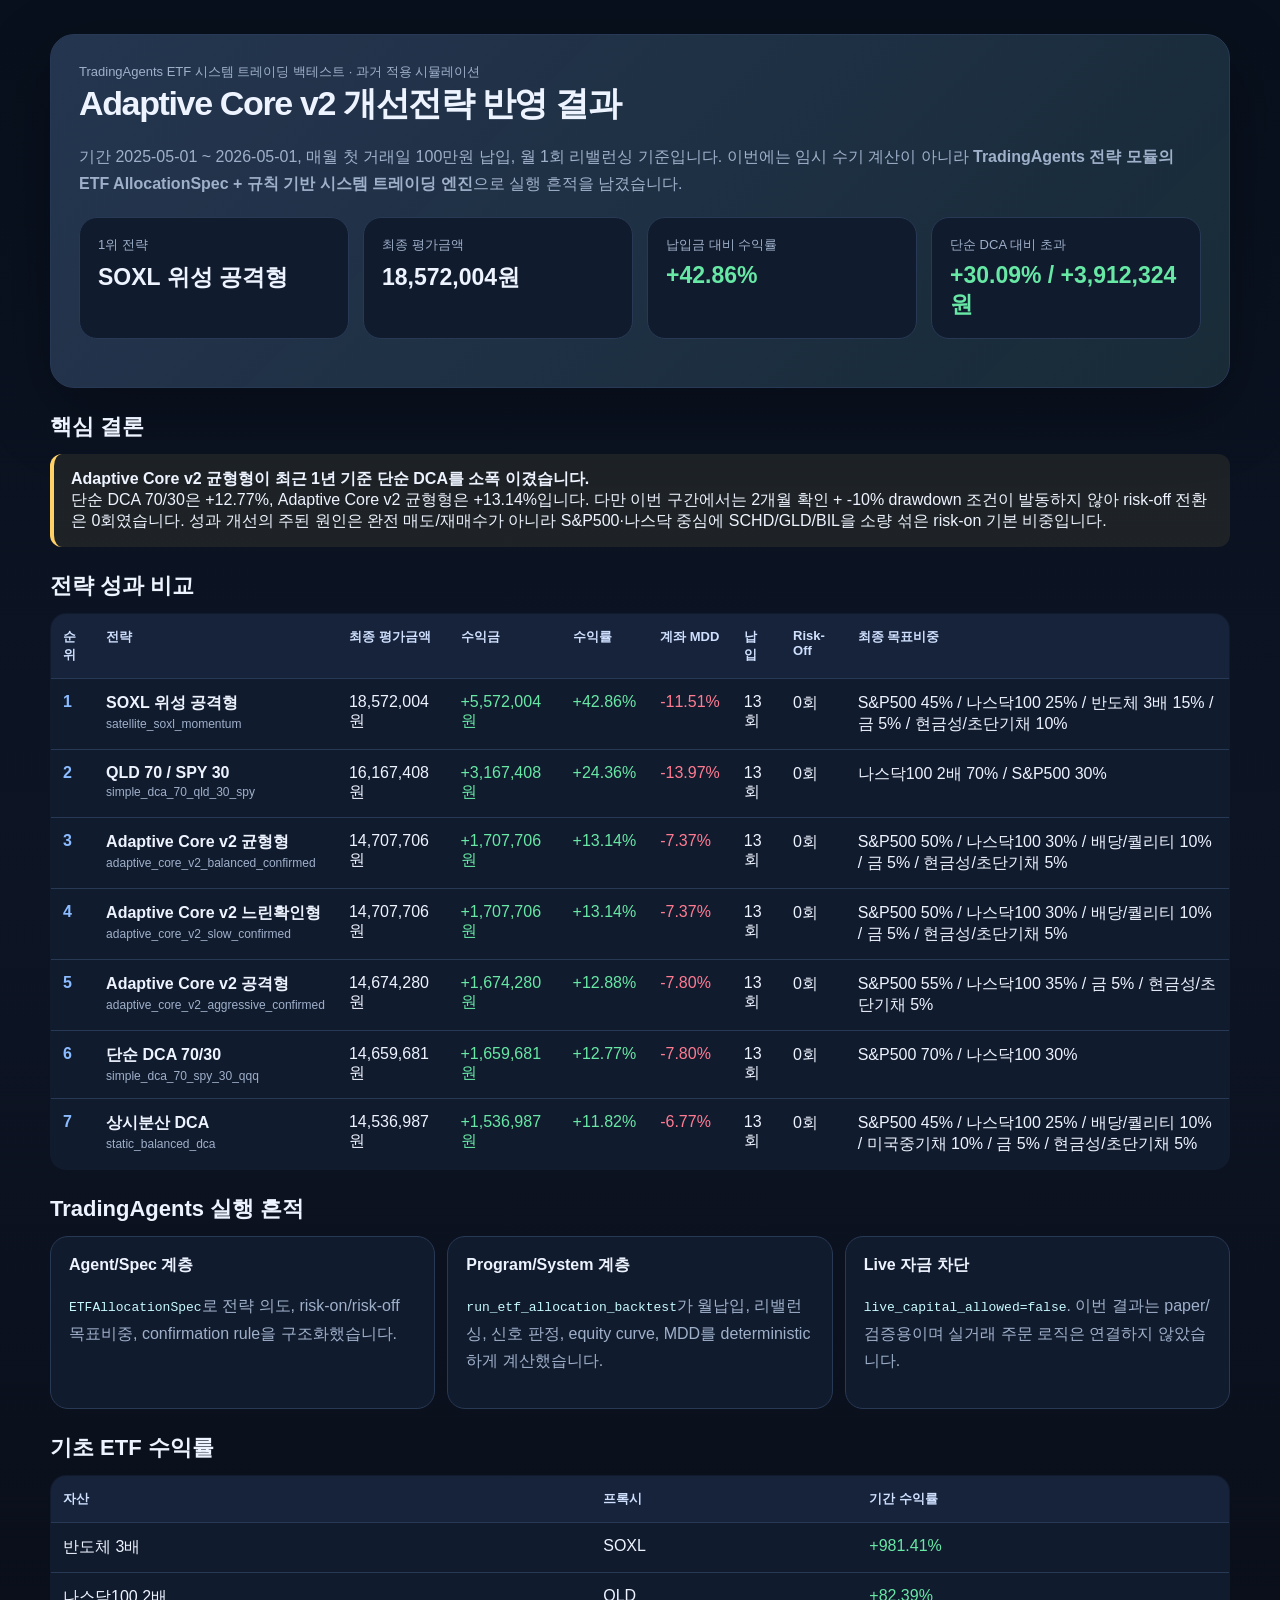
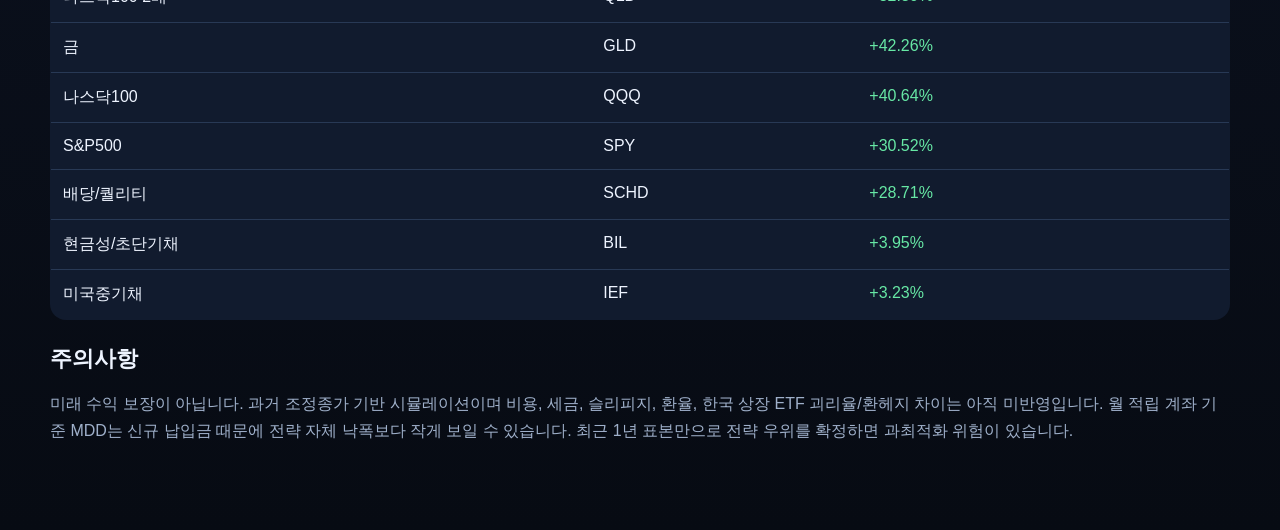
<file: tradingagents/dashboard/static/etf-adaptive-core-v2-1y-report.html>
<!doctype html>
<html lang="ko">
<head>
<meta charset="utf-8" />
<meta name="viewport" content="width=device-width, initial-scale=1" />
<title>ETF Adaptive Core v2 백테스트</title>
<style>
:root { color-scheme: dark; --bg:#09111f; --panel:#111b2e; --panel2:#17233a; --text:#eef4ff; --muted:#9fb0ca; --line:#283955; --pos:#67e8a5; --neg:#ff7b92; --accent:#8bbcff; --warn:#ffd166; }
body { margin:0; font-family:-apple-system,BlinkMacSystemFont,"Segoe UI",sans-serif; background:linear-gradient(180deg,#08101d,#0d1424 42%,#070b13); color:var(--text); }
.wrap { max-width:1180px; margin:0 auto; padding:34px 18px 70px; }
.hero { border:1px solid var(--line); border-radius:24px; padding:28px; background:linear-gradient(135deg,rgba(139,188,255,.16),rgba(103,232,165,.08)),var(--panel); box-shadow:0 24px 70px rgba(0,0,0,.28); }
h1 { margin:0 0 12px; font-size:34px; letter-spacing:-.04em; }
p { color:var(--muted); line-height:1.7; }
.grid { display:grid; grid-template-columns:repeat(4,minmax(0,1fr)); gap:14px; margin:20px 0; }
.card { background:var(--panel); border:1px solid var(--line); border-radius:18px; padding:18px; }
.label { color:var(--muted); font-size:13px; }
.value { margin-top:8px; font-size:23px; font-weight:800; }
.pos { color:var(--pos); } .neg { color:var(--neg); } .warn { color:var(--warn); }
section { margin-top:24px; }
h2 { font-size:22px; margin:0 0 12px; }
table { width:100%; border-collapse:collapse; overflow:hidden; border-radius:16px; background:var(--panel); border:1px solid var(--line); }
th,td { padding:14px 12px; border-bottom:1px solid var(--line); text-align:left; vertical-align:top; }
th { color:#cfe0ff; font-size:13px; background:var(--panel2); }
td span { color:var(--muted); font-size:12px; }
.rank { font-weight:800; color:var(--accent); }
.notice { border-left:4px solid var(--warn); background:rgba(255,209,102,.08); padding:15px 17px; border-radius:12px; }
.trace { display:grid; grid-template-columns:repeat(3,minmax(0,1fr)); gap:12px; }
.trace .card strong { display:block; margin-bottom:7px; }
code { color:#c7f9ff; }
@media(max-width:820px) { .grid,.trace { grid-template-columns:1fr; } h1 { font-size:27px; } table { font-size:13px; } th,td { padding:10px 8px; } }
</style>
</head>
<body>
<div class="wrap">
  <div class="hero">
    <div class="label">TradingAgents ETF 시스템 트레이딩 백테스트 · 과거 적용 시뮬레이션</div>
    <h1>Adaptive Core v2 개선전략 반영 결과</h1>
    <p>기간 2025-05-01 ~ 2026-05-01, 매월 첫 거래일 100만원 납입, 월 1회 리밸런싱 기준입니다. 이번에는 임시 수기 계산이 아니라 <b>TradingAgents 전략 모듈의 ETF AllocationSpec + 규칙 기반 시스템 트레이딩 엔진</b>으로 실행 흔적을 남겼습니다.</p>
    <div class="grid">
      <div class="card"><div class="label">1위 전략</div><div class="value">SOXL 위성 공격형</div></div>
      <div class="card"><div class="label">최종 평가금액</div><div class="value">18,572,004원</div></div>
      <div class="card"><div class="label">납입금 대비 수익률</div><div class="value pos">+42.86%</div></div>
      <div class="card"><div class="label">단순 DCA 대비 초과</div><div class="value pos">+30.09% / +3,912,324원</div></div>
    </div>
  </div>

  <section>
    <h2>핵심 결론</h2>
    <div class="notice">
      <b>Adaptive Core v2 균형형이 최근 1년 기준 단순 DCA를 소폭 이겼습니다.</b><br />
      단순 DCA 70/30은 +12.77%, Adaptive Core v2 균형형은 +13.14%입니다. 다만 이번 구간에서는 2개월 확인 + -10% drawdown 조건이 발동하지 않아 risk-off 전환은 0회였습니다. 성과 개선의 주된 원인은 완전 매도/재매수가 아니라 S&P500·나스닥 중심에 SCHD/GLD/BIL을 소량 섞은 risk-on 기본 비중입니다.
    </div>
  </section>

  <section>
    <h2>전략 성과 비교</h2>
    <table>
      <thead><tr><th>순위</th><th>전략</th><th>최종 평가금액</th><th>수익금</th><th>수익률</th><th>계좌 MDD</th><th>납입</th><th>Risk-Off</th><th>최종 목표비중</th></tr></thead>
      <tbody>
            <tr>
              <td class='rank'>1</td>
              <td><strong>SOXL 위성 공격형</strong><br><span>satellite_soxl_momentum</span></td>
              <td>18,572,004원</td>
              <td class='pos'>+5,572,004원</td>
              <td class='pos'>+42.86%</td>
              <td class='neg'>-11.51%</td>
              <td>13회</td>
              <td>0회</td>
              <td>S&amp;P500 45% / 나스닥100 25% / 반도체 3배 15% / 금 5% / 현금성/초단기채 10%</td>
            </tr>

            <tr>
              <td class='rank'>2</td>
              <td><strong>QLD 70 / SPY 30</strong><br><span>simple_dca_70_qld_30_spy</span></td>
              <td>16,167,408원</td>
              <td class='pos'>+3,167,408원</td>
              <td class='pos'>+24.36%</td>
              <td class='neg'>-13.97%</td>
              <td>13회</td>
              <td>0회</td>
              <td>나스닥100 2배 70% / S&amp;P500 30%</td>
            </tr>

            <tr>
              <td class='rank'>3</td>
              <td><strong>Adaptive Core v2 균형형</strong><br><span>adaptive_core_v2_balanced_confirmed</span></td>
              <td>14,707,706원</td>
              <td class='pos'>+1,707,706원</td>
              <td class='pos'>+13.14%</td>
              <td class='neg'>-7.37%</td>
              <td>13회</td>
              <td>0회</td>
              <td>S&amp;P500 50% / 나스닥100 30% / 배당/퀄리티 10% / 금 5% / 현금성/초단기채 5%</td>
            </tr>

            <tr>
              <td class='rank'>4</td>
              <td><strong>Adaptive Core v2 느린확인형</strong><br><span>adaptive_core_v2_slow_confirmed</span></td>
              <td>14,707,706원</td>
              <td class='pos'>+1,707,706원</td>
              <td class='pos'>+13.14%</td>
              <td class='neg'>-7.37%</td>
              <td>13회</td>
              <td>0회</td>
              <td>S&amp;P500 50% / 나스닥100 30% / 배당/퀄리티 10% / 금 5% / 현금성/초단기채 5%</td>
            </tr>

            <tr>
              <td class='rank'>5</td>
              <td><strong>Adaptive Core v2 공격형</strong><br><span>adaptive_core_v2_aggressive_confirmed</span></td>
              <td>14,674,280원</td>
              <td class='pos'>+1,674,280원</td>
              <td class='pos'>+12.88%</td>
              <td class='neg'>-7.80%</td>
              <td>13회</td>
              <td>0회</td>
              <td>S&amp;P500 55% / 나스닥100 35% / 금 5% / 현금성/초단기채 5%</td>
            </tr>

            <tr>
              <td class='rank'>6</td>
              <td><strong>단순 DCA 70/30</strong><br><span>simple_dca_70_spy_30_qqq</span></td>
              <td>14,659,681원</td>
              <td class='pos'>+1,659,681원</td>
              <td class='pos'>+12.77%</td>
              <td class='neg'>-7.80%</td>
              <td>13회</td>
              <td>0회</td>
              <td>S&amp;P500 70% / 나스닥100 30%</td>
            </tr>

            <tr>
              <td class='rank'>7</td>
              <td><strong>상시분산 DCA</strong><br><span>static_balanced_dca</span></td>
              <td>14,536,987원</td>
              <td class='pos'>+1,536,987원</td>
              <td class='pos'>+11.82%</td>
              <td class='neg'>-6.77%</td>
              <td>13회</td>
              <td>0회</td>
              <td>S&amp;P500 45% / 나스닥100 25% / 배당/퀄리티 10% / 미국중기채 10% / 금 5% / 현금성/초단기채 5%</td>
            </tr>
            </tbody>
    </table>
  </section>

  <section>
    <h2>TradingAgents 실행 흔적</h2>
    <div class="trace">
      <div class="card"><strong>Agent/Spec 계층</strong><p><code>ETFAllocationSpec</code>로 전략 의도, risk-on/risk-off 목표비중, confirmation rule을 구조화했습니다.</p></div>
      <div class="card"><strong>Program/System 계층</strong><p><code>run_etf_allocation_backtest</code>가 월납입, 리밸런싱, 신호 판정, equity curve, MDD를 deterministic하게 계산했습니다.</p></div>
      <div class="card"><strong>Live 자금 차단</strong><p><code>live_capital_allowed=false</code>. 이번 결과는 paper/검증용이며 실거래 주문 로직은 연결하지 않았습니다.</p></div>
    </div>
  </section>

  <section>
    <h2>기초 ETF 수익률</h2>
    <table><thead><tr><th>자산</th><th>프록시</th><th>기간 수익률</th></tr></thead><tbody><tr><td>반도체 3배</td><td>SOXL</td><td class='pos'>+981.41%</td></tr><tr><td>나스닥100 2배</td><td>QLD</td><td class='pos'>+82.39%</td></tr><tr><td>금</td><td>GLD</td><td class='pos'>+42.26%</td></tr><tr><td>나스닥100</td><td>QQQ</td><td class='pos'>+40.64%</td></tr><tr><td>S&P500</td><td>SPY</td><td class='pos'>+30.52%</td></tr><tr><td>배당/퀄리티</td><td>SCHD</td><td class='pos'>+28.71%</td></tr><tr><td>현금성/초단기채</td><td>BIL</td><td class='pos'>+3.95%</td></tr><tr><td>미국중기채</td><td>IEF</td><td class='pos'>+3.23%</td></tr></tbody></table>
  </section>

  <section>
    <h2>주의사항</h2>
    <p>미래 수익 보장이 아닙니다. 과거 조정종가 기반 시뮬레이션이며 비용, 세금, 슬리피지, 환율, 한국 상장 ETF 괴리율/환헤지 차이는 아직 미반영입니다. 월 적립 계좌 기준 MDD는 신규 납입금 때문에 전략 자체 낙폭보다 작게 보일 수 있습니다. 최근 1년 표본만으로 전략 우위를 확정하면 과최적화 위험이 있습니다.</p>
  </section>
</div>
</body>
</html>
</file>
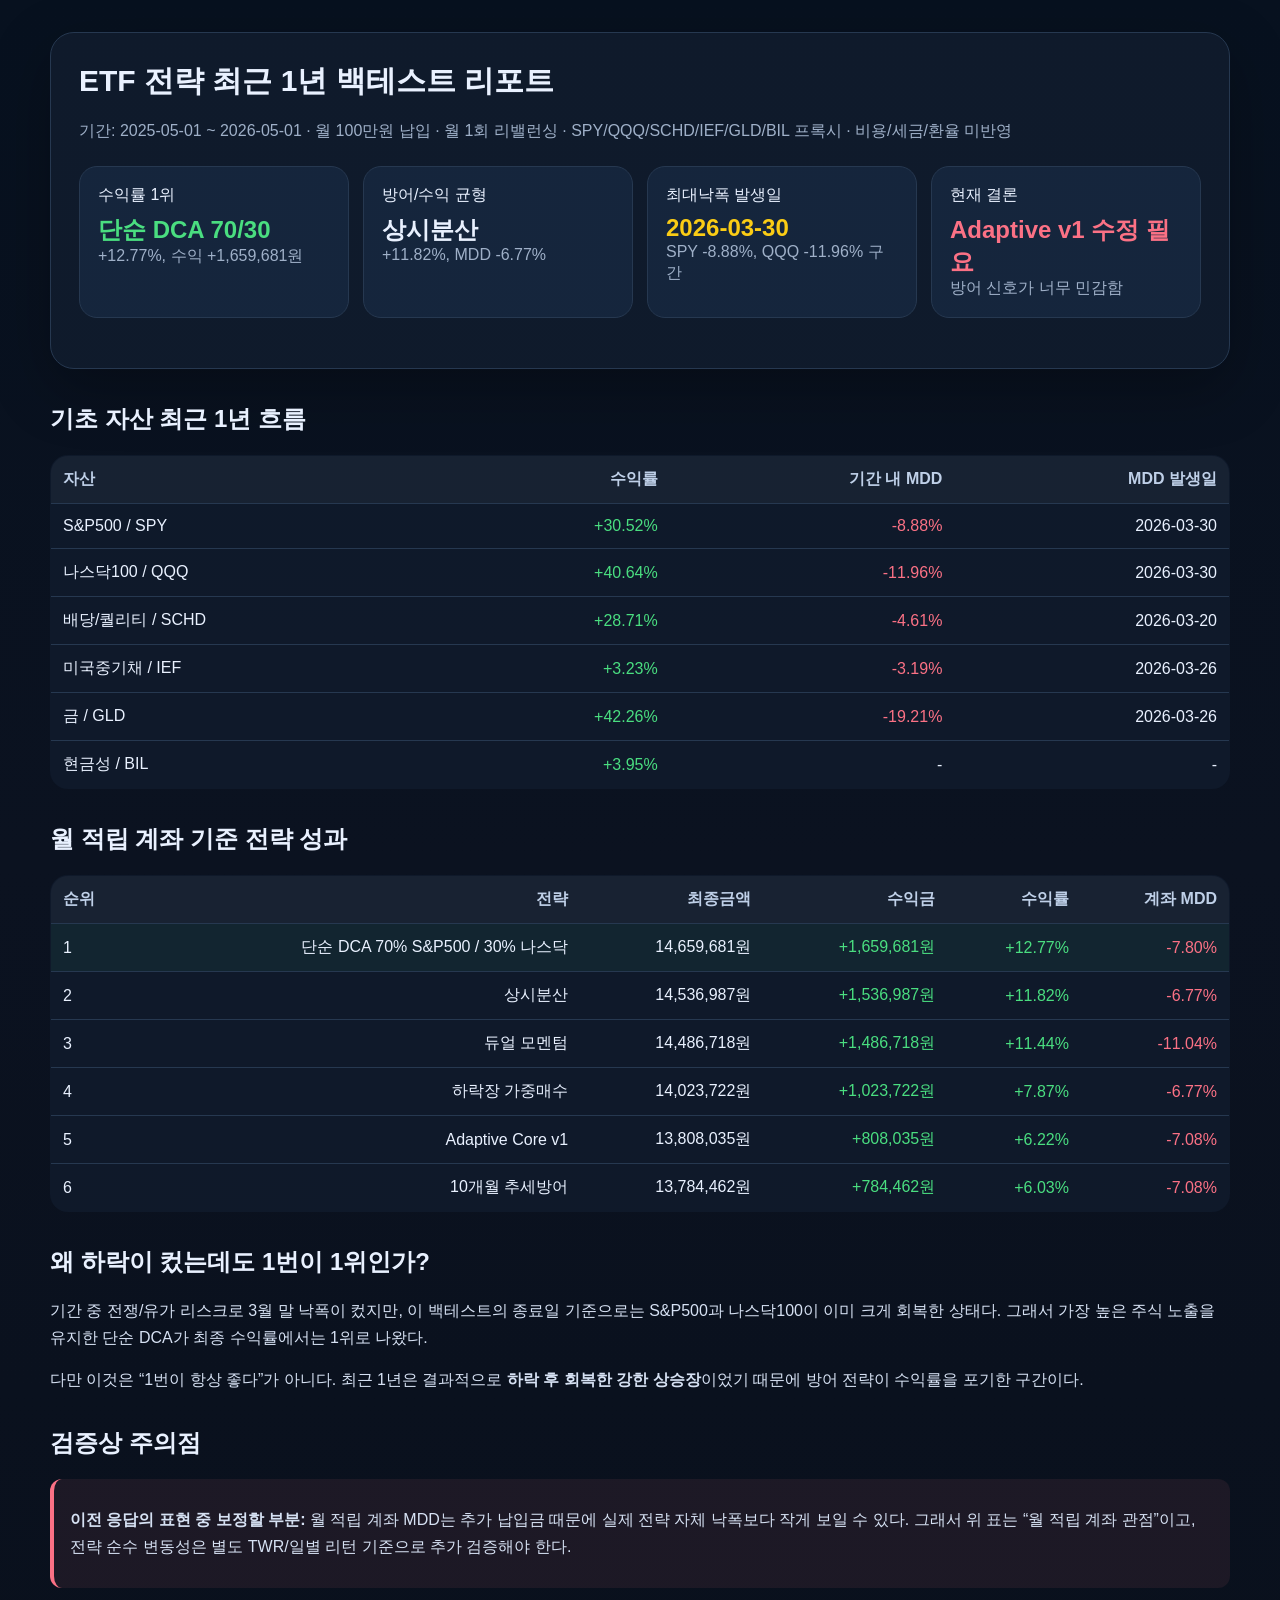
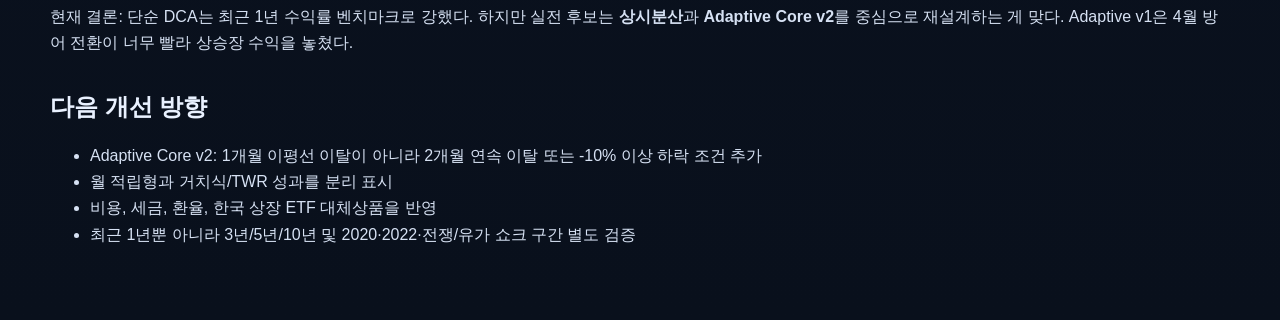
<file: tradingagents/dashboard/static/etf-strategy-1y-report.html>
<!doctype html>
<html lang="ko">
<head>
  <meta charset="utf-8" />
  <meta name="viewport" content="width=device-width, initial-scale=1" />
  <title>ETF 전략 최근 1년 백테스트 리포트</title>
  <style>
    :root { color-scheme: dark; --bg:#08111f; --panel:#111d2e; --text:#e9f1ff; --muted:#9fb0c8; --line:#263850; --green:#4ade80; --red:#fb7185; --blue:#60a5fa; --yellow:#facc15; }
    body{margin:0;background:linear-gradient(180deg,#07111f,#0b1220 45%,#09101c);font-family:-apple-system,BlinkMacSystemFont,"Segoe UI",sans-serif;color:var(--text);}
    main{max-width:1180px;margin:0 auto;padding:32px 20px 56px;}
    .hero{border:1px solid var(--line);background:rgba(17,29,46,.86);border-radius:24px;padding:28px;box-shadow:0 20px 60px rgba(0,0,0,.28)}
    h1{margin:0 0 10px;font-size:30px} h2{margin-top:34px} p,li{line-height:1.65;color:#d6e1f3}.muted{color:var(--muted)}
    .cards{display:grid;grid-template-columns:repeat(auto-fit,minmax(220px,1fr));gap:14px;margin:22px 0}.card{background:rgba(96,165,250,.08);border:1px solid var(--line);border-radius:18px;padding:18px}.card strong{display:block;font-size:24px;margin-top:8px}.good{color:var(--green)}.bad{color:var(--red)}.warn{color:var(--yellow)}
    table{width:100%;border-collapse:collapse;background:rgba(17,29,46,.72);border:1px solid var(--line);border-radius:18px;overflow:hidden}th,td{padding:13px 12px;border-bottom:1px solid var(--line);text-align:right}th:first-child,td:first-child{text-align:left}th{color:#bfd0e8;background:rgba(255,255,255,.04)}tr:last-child td{border-bottom:0}.rank1{background:rgba(74,222,128,.06)}
    code{background:#0f1a2b;border:1px solid #24354d;padding:2px 6px;border-radius:6px}.note{border-left:4px solid var(--yellow);padding:12px 16px;background:rgba(250,204,21,.08);border-radius:12px}.danger{border-left-color:var(--red);background:rgba(251,113,133,.08)}
  </style>
</head>
<body><main>
  <section class="hero">
    <h1>ETF 전략 최근 1년 백테스트 리포트</h1>
    <p class="muted">기간: 2025-05-01 ~ 2026-05-01 · 월 100만원 납입 · 월 1회 리밸런싱 · SPY/QQQ/SCHD/IEF/GLD/BIL 프록시 · 비용/세금/환율 미반영</p>
    <div class="cards">
      <div class="card">수익률 1위<strong class="good">단순 DCA 70/30</strong><span class="muted">+12.77%, 수익 +1,659,681원</span></div>
      <div class="card">방어/수익 균형<strong>상시분산</strong><span class="muted">+11.82%, MDD -6.77%</span></div>
      <div class="card">최대낙폭 발생일<strong class="warn">2026-03-30</strong><span class="muted">SPY -8.88%, QQQ -11.96% 구간</span></div>
      <div class="card">현재 결론<strong class="bad">Adaptive v1 수정 필요</strong><span class="muted">방어 신호가 너무 민감함</span></div>
    </div>
  </section>

  <h2>기초 자산 최근 1년 흐름</h2>
  <table><thead><tr><th>자산</th><th>수익률</th><th>기간 내 MDD</th><th>MDD 발생일</th></tr></thead><tbody>
    <tr><td>S&P500 / SPY</td><td class="good">+30.52%</td><td class="bad">-8.88%</td><td>2026-03-30</td></tr>
    <tr><td>나스닥100 / QQQ</td><td class="good">+40.64%</td><td class="bad">-11.96%</td><td>2026-03-30</td></tr>
    <tr><td>배당/퀄리티 / SCHD</td><td class="good">+28.71%</td><td class="bad">-4.61%</td><td>2026-03-20</td></tr>
    <tr><td>미국중기채 / IEF</td><td class="good">+3.23%</td><td class="bad">-3.19%</td><td>2026-03-26</td></tr>
    <tr><td>금 / GLD</td><td class="good">+42.26%</td><td class="bad">-19.21%</td><td>2026-03-26</td></tr>
    <tr><td>현금성 / BIL</td><td class="good">+3.95%</td><td>-</td><td>-</td></tr>
  </tbody></table>

  <h2>월 적립 계좌 기준 전략 성과</h2>
  <table><thead><tr><th>순위</th><th>전략</th><th>최종금액</th><th>수익금</th><th>수익률</th><th>계좌 MDD</th></tr></thead><tbody>
    <tr class="rank1"><td>1</td><td>단순 DCA 70% S&P500 / 30% 나스닥</td><td>14,659,681원</td><td class="good">+1,659,681원</td><td class="good">+12.77%</td><td class="bad">-7.80%</td></tr>
    <tr><td>2</td><td>상시분산</td><td>14,536,987원</td><td class="good">+1,536,987원</td><td class="good">+11.82%</td><td class="bad">-6.77%</td></tr>
    <tr><td>3</td><td>듀얼 모멘텀</td><td>14,486,718원</td><td class="good">+1,486,718원</td><td class="good">+11.44%</td><td class="bad">-11.04%</td></tr>
    <tr><td>4</td><td>하락장 가중매수</td><td>14,023,722원</td><td class="good">+1,023,722원</td><td class="good">+7.87%</td><td class="bad">-6.77%</td></tr>
    <tr><td>5</td><td>Adaptive Core v1</td><td>13,808,035원</td><td class="good">+808,035원</td><td class="good">+6.22%</td><td class="bad">-7.08%</td></tr>
    <tr><td>6</td><td>10개월 추세방어</td><td>13,784,462원</td><td class="good">+784,462원</td><td class="good">+6.03%</td><td class="bad">-7.08%</td></tr>
  </tbody></table>

  <h2>왜 하락이 컸는데도 1번이 1위인가?</h2>
  <p>기간 중 전쟁/유가 리스크로 3월 말 낙폭이 컸지만, 이 백테스트의 종료일 기준으로는 S&P500과 나스닥100이 이미 크게 회복한 상태다. 그래서 가장 높은 주식 노출을 유지한 단순 DCA가 최종 수익률에서는 1위로 나왔다.</p>
  <p>다만 이것은 “1번이 항상 좋다”가 아니다. 최근 1년은 결과적으로 <strong>하락 후 회복한 강한 상승장</strong>이었기 때문에 방어 전략이 수익률을 포기한 구간이다.</p>

  <h2>검증상 주의점</h2>
  <div class="note danger">
    <p><strong>이전 응답의 표현 중 보정할 부분:</strong> 월 적립 계좌 MDD는 추가 납입금 때문에 실제 전략 자체 낙폭보다 작게 보일 수 있다. 그래서 위 표는 “월 적립 계좌 관점”이고, 전략 순수 변동성은 별도 TWR/일별 리턴 기준으로 추가 검증해야 한다.</p>
  </div>
  <p>현재 결론: 단순 DCA는 최근 1년 수익률 벤치마크로 강했다. 하지만 실전 후보는 <strong>상시분산</strong>과 <strong>Adaptive Core v2</strong>를 중심으로 재설계하는 게 맞다. Adaptive v1은 4월 방어 전환이 너무 빨라 상승장 수익을 놓쳤다.</p>

  <h2>다음 개선 방향</h2>
  <ul>
    <li>Adaptive Core v2: 1개월 이평선 이탈이 아니라 2개월 연속 이탈 또는 -10% 이상 하락 조건 추가</li>
    <li>월 적립형과 거치식/TWR 성과를 분리 표시</li>
    <li>비용, 세금, 환율, 한국 상장 ETF 대체상품을 반영</li>
    <li>최근 1년뿐 아니라 3년/5년/10년 및 2020·2022·전쟁/유가 쇼크 구간 별도 검증</li>
  </ul>
</main></body></html>
</file>
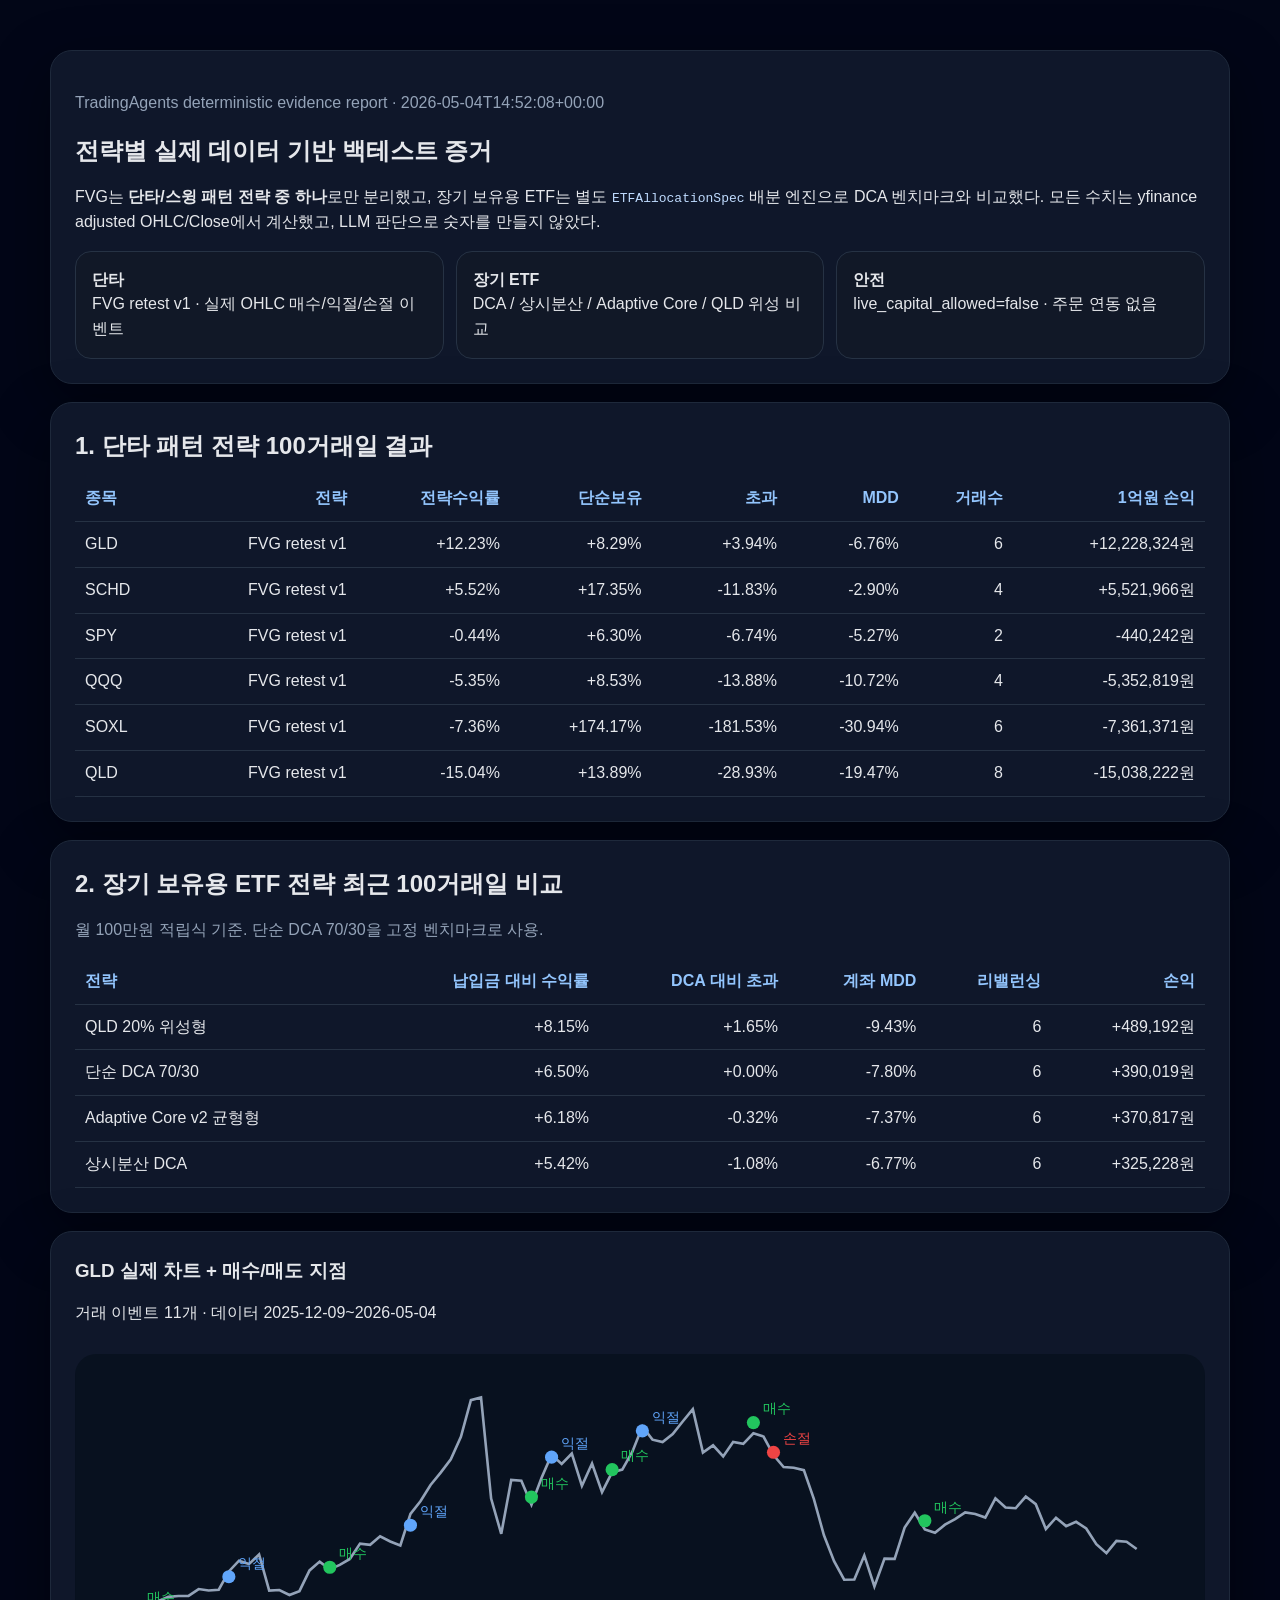
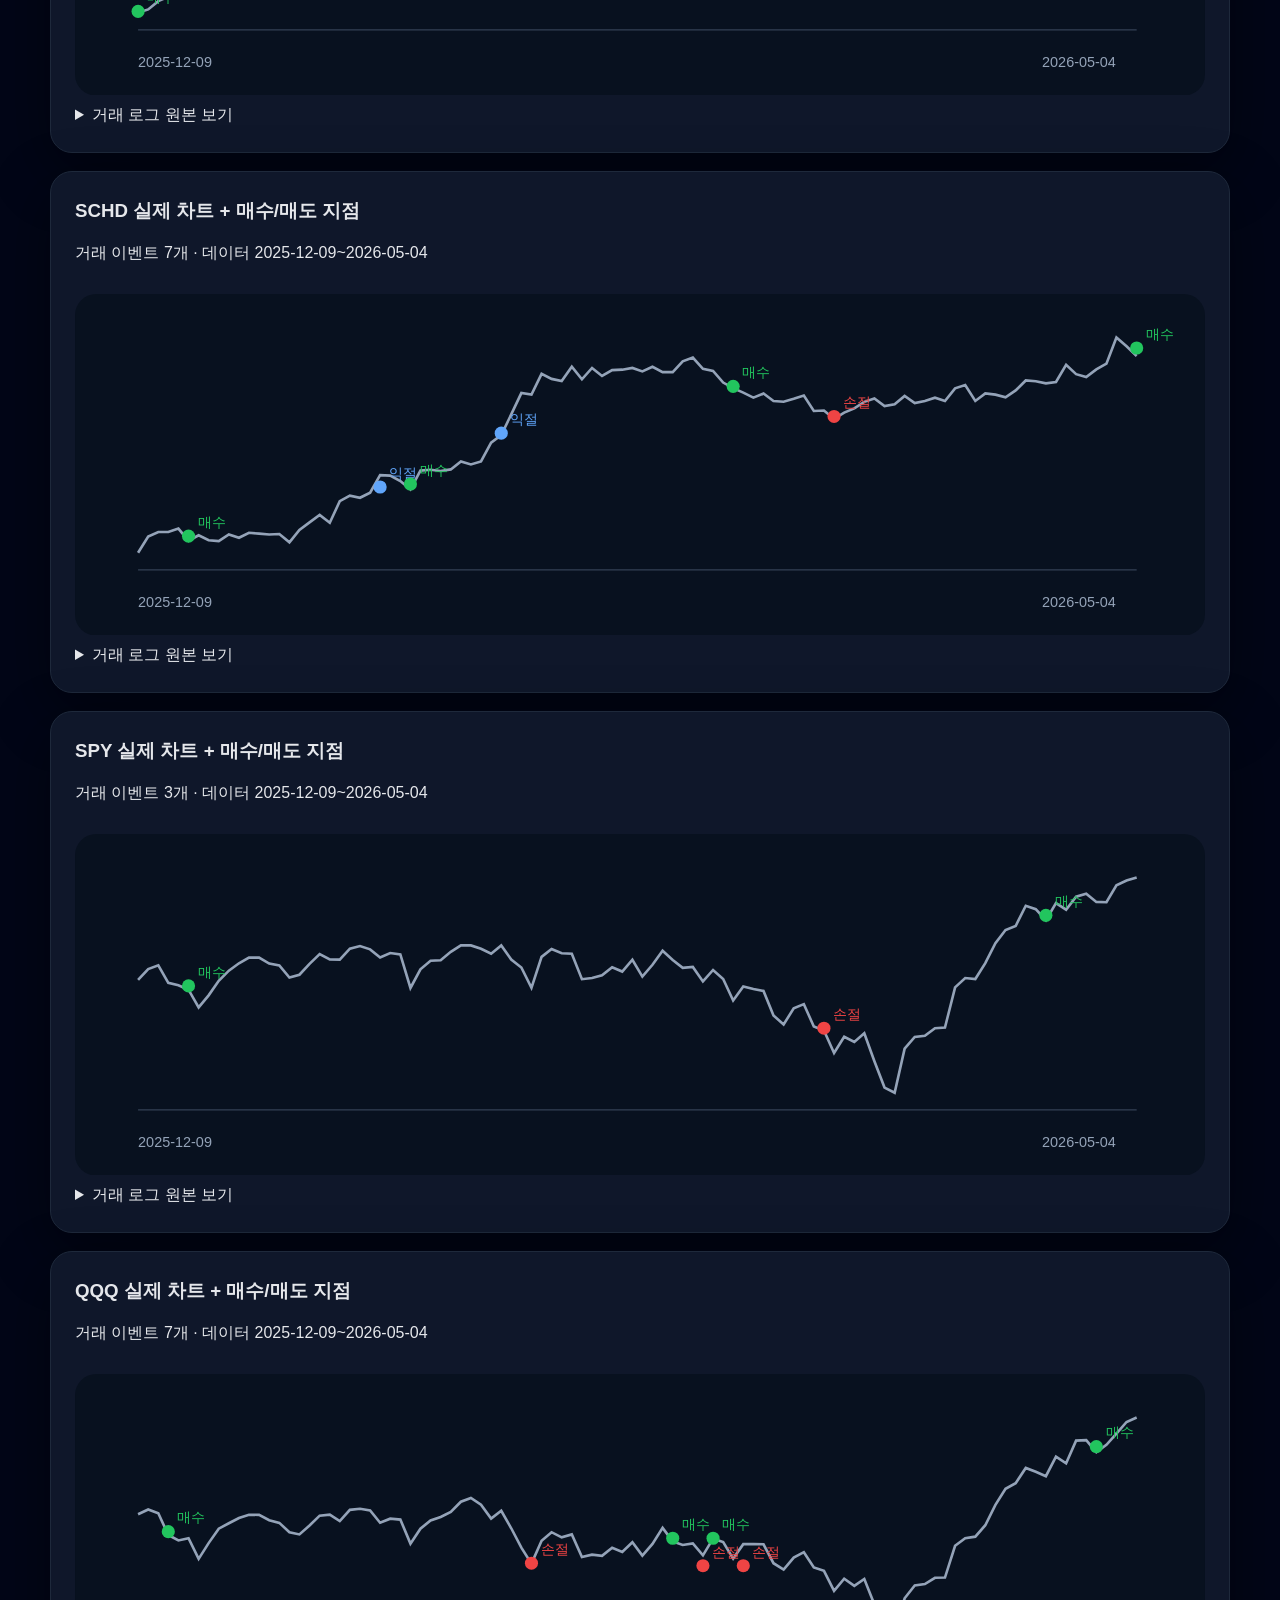
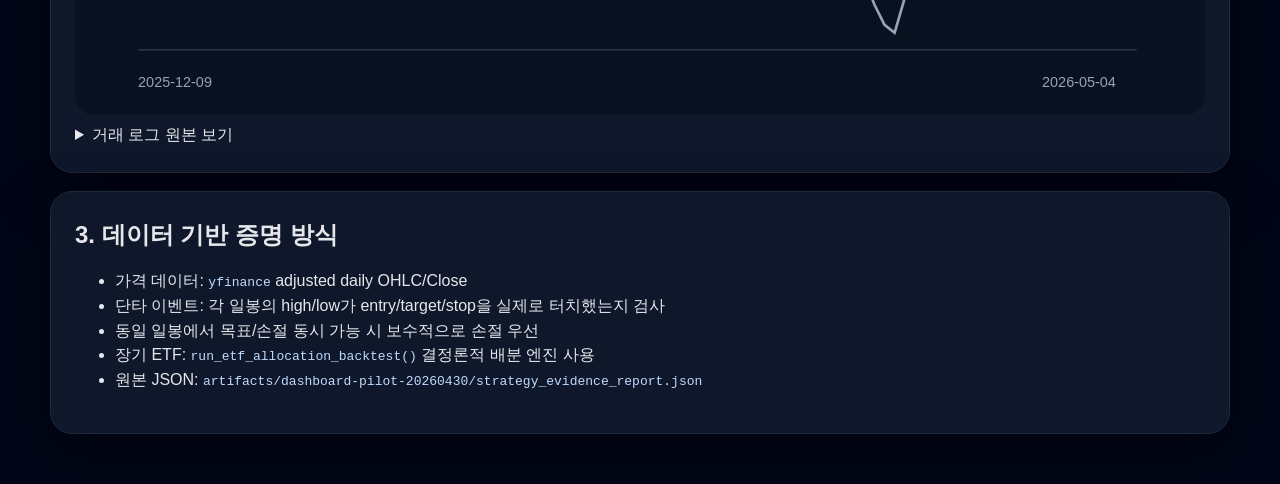
<file: tradingagents/dashboard/static/strategy-evidence-100d.html>
<!doctype html><html lang='ko'><head><meta charset='utf-8'><title>전략 증거 리포트</title><style>
    body{margin:0;background:#020617;color:#e5e7eb;font-family:-apple-system,BlinkMacSystemFont,'Segoe UI',sans-serif;line-height:1.55}.page{max-width:1180px;margin:0 auto;padding:32px}.hero,.panel{background:#0f172a;border:1px solid #1e293b;border-radius:22px;padding:24px;margin:18px 0;box-shadow:0 20px 60px #0006}h1,h2,h3{margin:0 0 10px}.muted{color:#94a3b8}.grid{display:grid;grid-template-columns:repeat(auto-fit,minmax(220px,1fr));gap:12px}.card{background:#111827;border:1px solid #263244;border-radius:16px;padding:16px}table{width:100%;border-collapse:collapse;margin-top:12px}th,td{padding:10px;border-bottom:1px solid #263244;text-align:right}th:first-child,td:first-child{text-align:left}th{color:#93c5fd}.pos{color:#22c55e}.neg{color:#f87171}pre{white-space:pre-wrap;background:#020617;border:1px solid #334155;border-radius:12px;padding:12px;overflow:auto}.chart{width:100%;height:auto;margin-top:12px}code{color:#bfdbfe}
    </style></head><body><main class='page'><section class='hero'><p class='muted'>TradingAgents deterministic evidence report · 2026-05-04T14:52:08+00:00</p><h1>전략별 실제 데이터 기반 백테스트 증거</h1><p>FVG는 <b>단타/스윙 패턴 전략 중 하나</b>로만 분리했고, 장기 보유용 ETF는 별도 <code>ETFAllocationSpec</code> 배분 엔진으로 DCA 벤치마크와 비교했다. 모든 수치는 yfinance adjusted OHLC/Close에서 계산했고, LLM 판단으로 숫자를 만들지 않았다.</p><div class='grid'><div class='card'><b>단타</b><br>FVG retest v1 · 실제 OHLC 매수/익절/손절 이벤트</div><div class='card'><b>장기 ETF</b><br>DCA / 상시분산 / Adaptive Core / QLD 위성 비교</div><div class='card'><b>안전</b><br>live_capital_allowed=false · 주문 연동 없음</div></div></section><section class='panel'><h2>1. 단타 패턴 전략 100거래일 결과</h2><table><thead><tr><th>종목</th><th>전략</th><th>전략수익률</th><th>단순보유</th><th>초과</th><th>MDD</th><th>거래수</th><th>1억원 손익</th></tr></thead><tbody><tr><td>GLD</td><td>FVG retest v1</td><td>+12.23%</td><td>+8.29%</td><td>+3.94%</td><td>-6.76%</td><td>6</td><td>+12,228,324원</td></tr><tr><td>SCHD</td><td>FVG retest v1</td><td>+5.52%</td><td>+17.35%</td><td>-11.83%</td><td>-2.90%</td><td>4</td><td>+5,521,966원</td></tr><tr><td>SPY</td><td>FVG retest v1</td><td>-0.44%</td><td>+6.30%</td><td>-6.74%</td><td>-5.27%</td><td>2</td><td>-440,242원</td></tr><tr><td>QQQ</td><td>FVG retest v1</td><td>-5.35%</td><td>+8.53%</td><td>-13.88%</td><td>-10.72%</td><td>4</td><td>-5,352,819원</td></tr><tr><td>SOXL</td><td>FVG retest v1</td><td>-7.36%</td><td>+174.17%</td><td>-181.53%</td><td>-30.94%</td><td>6</td><td>-7,361,371원</td></tr><tr><td>QLD</td><td>FVG retest v1</td><td>-15.04%</td><td>+13.89%</td><td>-28.93%</td><td>-19.47%</td><td>8</td><td>-15,038,222원</td></tr></tbody></table></section><section class='panel'><h2>2. 장기 보유용 ETF 전략 최근 100거래일 비교</h2><p class='muted'>월 100만원 적립식 기준. 단순 DCA 70/30을 고정 벤치마크로 사용.</p><table><thead><tr><th>전략</th><th>납입금 대비 수익률</th><th>DCA 대비 초과</th><th>계좌 MDD</th><th>리밸런싱</th><th>손익</th></tr></thead><tbody><tr><td>QLD 20% 위성형</td><td>+8.15%</td><td>+1.65%</td><td>-9.43%</td><td>6</td><td>+489,192원</td></tr><tr><td>단순 DCA 70/30</td><td>+6.50%</td><td>+0.00%</td><td>-7.80%</td><td>6</td><td>+390,019원</td></tr><tr><td>Adaptive Core v2 균형형</td><td>+6.18%</td><td>-0.32%</td><td>-7.37%</td><td>6</td><td>+370,817원</td></tr><tr><td>상시분산 DCA</td><td>+5.42%</td><td>-1.08%</td><td>-6.77%</td><td>6</td><td>+325,228원</td></tr></tbody></table></section><section class='panel'><h3>GLD 실제 차트 + 매수/매도 지점</h3><p>거래 이벤트 11개 · 데이터 2025-12-09~2026-05-04</p><svg viewBox="0 0 860 260" class="chart"><rect width="860" height="260" rx="16" fill="#08111f"/><path d="M 48.0 196.9 L 55.7 194.4 L 63.4 188.1 L 71.0 184.8 L 78.7 184.2 L 86.4 184.1 L 94.1 178.9 L 101.7 180.0 L 109.4 179.4 L 117.1 165.5 L 124.8 157.3 L 132.4 159.9 L 140.1 152.6 L 147.8 180.0 L 155.5 179.6 L 163.2 183.4 L 170.8 180.5 L 178.5 164.7 L 186.2 158.0 L 193.9 163.9 L 201.5 160.5 L 209.2 156.0 L 216.9 144.3 L 224.6 145.2 L 232.2 138.7 L 239.9 142.7 L 247.6 145.7 L 255.3 121.7 L 262.9 112.1 L 270.6 99.7 L 278.3 90.3 L 286.0 80.2 L 293.7 63.0 L 301.3 35.1 L 309.0 33.1 L 316.7 110.0 L 324.4 136.9 L 332.0 95.9 L 339.7 96.4 L 347.4 114.7 L 355.1 94.2 L 362.7 76.7 L 370.4 83.7 L 378.1 75.8 L 385.8 100.3 L 393.5 83.3 L 401.1 105.1 L 408.8 89.9 L 416.5 88.0 L 424.2 74.3 L 431.8 55.2 L 439.5 65.2 L 447.2 67.0 L 454.9 60.9 L 462.5 51.4 L 470.2 42.0 L 477.9 75.0 L 485.6 69.5 L 493.3 78.0 L 500.9 66.9 L 508.6 68.4 L 516.3 60.3 L 524.0 62.8 L 531.6 76.9 L 539.3 86.0 L 547.0 86.6 L 554.7 88.4 L 562.3 110.3 L 570.0 138.0 L 577.7 157.7 L 585.4 171.8 L 593.1 171.6 L 600.7 153.3 L 608.4 176.9 L 616.1 155.7 L 623.8 155.9 L 631.4 132.1 L 639.1 120.8 L 646.8 133.5 L 654.5 136.1 L 662.1 129.9 L 669.8 125.7 L 677.5 120.6 L 685.2 121.8 L 692.8 124.5 L 700.5 109.8 L 708.2 116.8 L 715.9 117.4 L 723.6 108.5 L 731.2 114.3 L 738.9 133.2 L 746.6 124.6 L 754.3 131.0 L 761.9 127.7 L 769.6 132.8 L 777.3 144.8 L 785.0 151.6 L 792.6 142.2 L 800.3 142.9 L 808.0 148.4" fill="none" stroke="#94a3b8" stroke-width="2"/><line x1="48" x2="808" y1="210" y2="210" stroke="#334155"/><text x="48" y="238" fill="#94a3b8" font-size="11">2025-12-09</text><text x="736" y="238" fill="#94a3b8" font-size="11">2026-05-04</text><circle cx="48.0" cy="195.9" r="5" fill="#22c55e"/><text x="55.0" y="188.9" fill="#22c55e" font-size="11">매수</text><circle cx="117.1" cy="169.5" r="5" fill="#60a5fa"/><text x="124.1" y="162.5" fill="#60a5fa" font-size="11">익절</text><circle cx="193.9" cy="162.3" r="5" fill="#22c55e"/><text x="200.9" y="155.3" fill="#22c55e" font-size="11">매수</text><circle cx="255.3" cy="130.3" r="5" fill="#60a5fa"/><text x="262.3" y="123.3" fill="#60a5fa" font-size="11">익절</text><circle cx="347.4" cy="108.9" r="5" fill="#22c55e"/><text x="354.4" y="101.9" fill="#22c55e" font-size="11">매수</text><circle cx="362.7" cy="78.5" r="5" fill="#60a5fa"/><text x="369.7" y="71.5" fill="#60a5fa" font-size="11">익절</text><circle cx="408.8" cy="88.0" r="5" fill="#22c55e"/><text x="415.8" y="81.0" fill="#22c55e" font-size="11">매수</text><circle cx="431.8" cy="58.5" r="5" fill="#60a5fa"/><text x="438.8" y="51.5" fill="#60a5fa" font-size="11">익절</text><circle cx="516.3" cy="52.2" r="5" fill="#22c55e"/><text x="523.3" y="45.2" fill="#22c55e" font-size="11">매수</text><circle cx="531.6" cy="74.8" r="5" fill="#ef4444"/><text x="538.6" y="67.8" fill="#ef4444" font-size="11">손절</text><circle cx="646.8" cy="126.9" r="5" fill="#22c55e"/><text x="653.8" y="119.9" fill="#22c55e" font-size="11">매수</text></svg><details><summary>거래 로그 원본 보기</summary><pre>[
  {
    "date": "2025-12-09",
    "type": "매수",
    "price": 388.06,
    "reason": "FVG 진입구간 터치 + 시장점수 통과"
  },
  {
    "date": "2025-12-22",
    "type": "익절",
    "price": 405.5512,
    "reason": "익절"
  },
  {
    "date": "2026-01-07",
    "type": "매수",
    "price": 410.31,
    "reason": "FVG 진입구간 터치 + 시장점수 통과"
  },
  {
    "date": "2026-01-20",
    "type": "익절",
    "price": 431.535,
    "reason": "익절"
  },
  {
    "date": "2026-02-05",
    "type": "매수",
    "price": 445.71,
    "reason": "FVG 진입구간 터치 + 시장점수 통과"
  },
  {
    "date": "2026-02-09",
    "type": "익절",
    "price": 465.8062,
    "reason": "익절"
  },
  {
    "date": "2026-02-18",
    "type": "매수",
    "price": 459.52,
    "reason": "FVG 진입구간 터치 + 시장점수 통과"
  },
  {
    "date": "2026-02-23",
    "type": "익절",
    "price": 479.0922,
    "reason": "익절"
  },
  {
    "date": "2026-03-10",
    "type": "매수",
    "price": 483.28,
    "reason": "FVG 진입구간 터치 + 시장점수 통과"
  },
  {
    "date": "2026-03-12",
    "type": "손절",
    "price": 468.2734,
    "reason": "손절"
  },
  {
    "date": "2026-04-02",
    "type": "매수",
    "price": 433.76,
    "reason": "FVG 진입구간 터치 + 시장점수 통과"
  }
]</pre></details></section><section class='panel'><h3>SCHD 실제 차트 + 매수/매도 지점</h3><p>거래 이벤트 7개 · 데이터 2025-12-09~2026-05-04</p><svg viewBox="0 0 860 260" class="chart"><rect width="860" height="260" rx="16" fill="#08111f"/><path d="M 48.0 196.9 L 55.7 184.6 L 63.4 181.1 L 71.0 181.1 L 78.7 178.5 L 86.4 187.8 L 94.1 183.6 L 101.7 187.4 L 109.4 188.1 L 117.1 183.0 L 124.8 185.5 L 132.4 181.7 L 140.1 182.4 L 147.8 183.0 L 155.5 182.7 L 163.2 189.0 L 170.8 179.5 L 178.5 173.8 L 186.2 168.1 L 193.9 174.1 L 201.5 157.6 L 209.2 153.5 L 216.9 155.1 L 224.6 151.2 L 232.2 137.9 L 239.9 138.2 L 247.6 142.4 L 255.3 148.7 L 262.9 134.4 L 270.6 133.8 L 278.3 134.7 L 286.0 133.5 L 293.7 127.4 L 301.3 129.7 L 309.0 127.4 L 316.7 113.1 L 324.4 107.4 L 332.0 91.6 L 339.7 75.4 L 347.4 76.6 L 355.1 60.8 L 362.7 64.6 L 370.4 66.2 L 378.1 55.4 L 385.8 64.9 L 393.5 56.3 L 401.1 62.4 L 408.8 57.9 L 416.5 57.6 L 424.2 56.3 L 431.8 58.9 L 439.5 55.4 L 447.2 59.5 L 454.9 59.5 L 462.5 51.2 L 470.2 48.4 L 477.9 57.0 L 485.6 58.5 L 493.3 67.4 L 500.9 71.6 L 508.6 75.1 L 516.3 78.9 L 524.0 75.7 L 531.6 81.4 L 539.3 82.0 L 547.0 79.8 L 554.7 77.3 L 562.3 89.0 L 570.0 88.7 L 577.7 95.1 L 585.4 90.3 L 593.1 87.1 L 600.7 82.1 L 608.4 79.5 L 616.1 85.3 L 623.8 84.0 L 631.4 77.6 L 639.1 83.0 L 646.8 81.4 L 654.5 78.9 L 662.1 81.4 L 669.8 71.8 L 677.5 69.3 L 685.2 81.4 L 692.8 75.7 L 700.5 76.6 L 708.2 78.6 L 715.9 73.4 L 723.6 65.8 L 731.2 66.4 L 738.9 68.0 L 746.6 67.0 L 754.3 53.9 L 761.9 61.0 L 769.6 63.2 L 777.3 57.4 L 785.0 53.0 L 792.6 33.1 L 800.3 39.8 L 808.0 47.2" fill="none" stroke="#94a3b8" stroke-width="2"/><line x1="48" x2="808" y1="210" y2="210" stroke="#334155"/><text x="48" y="238" fill="#94a3b8" font-size="11">2025-12-09</text><text x="736" y="238" fill="#94a3b8" font-size="11">2026-05-04</text><circle cx="86.4" cy="184.3" r="5" fill="#22c55e"/><text x="93.4" y="177.3" fill="#22c55e" font-size="11">매수</text><circle cx="232.2" cy="146.9" r="5" fill="#60a5fa"/><text x="239.2" y="139.9" fill="#60a5fa" font-size="11">익절</text><circle cx="255.3" cy="144.6" r="5" fill="#22c55e"/><text x="262.3" y="137.6" fill="#22c55e" font-size="11">매수</text><circle cx="324.4" cy="105.9" r="5" fill="#60a5fa"/><text x="331.4" y="98.9" fill="#60a5fa" font-size="11">익절</text><circle cx="500.9" cy="70.3" r="5" fill="#22c55e"/><text x="507.9" y="63.3" fill="#22c55e" font-size="11">매수</text><circle cx="577.7" cy="93.2" r="5" fill="#ef4444"/><text x="584.7" y="86.2" fill="#ef4444" font-size="11">손절</text><circle cx="808.0" cy="41.1" r="5" fill="#22c55e"/><text x="815.0" y="34.1" fill="#22c55e" font-size="11">매수</text></svg><details><summary>거래 로그 원본 보기</summary><pre>[
  {
    "date": "2025-12-16",
    "type": "매수",
    "price": 27.3487,
    "reason": "FVG 진입구간 터치 + 시장점수 통과"
  },
  {
    "date": "2026-01-14",
    "type": "익절",
    "price": 28.5157,
    "reason": "익절"
  },
  {
    "date": "2026-01-20",
    "type": "매수",
    "price": 28.5882,
    "reason": "FVG 진입구간 터치 + 시장점수 통과"
  },
  {
    "date": "2026-02-02",
    "type": "익절",
    "price": 29.7956,
    "reason": "익절"
  },
  {
    "date": "2026-03-06",
    "type": "매수",
    "price": 30.9086,
    "reason": "FVG 진입구간 터치 + 시장점수 통과"
  },
  {
    "date": "2026-03-20",
    "type": "손절",
    "price": 30.1932,
    "reason": "손절"
  },
  {
    "date": "2026-05-04",
    "type": "매수",
    "price": 31.82,
    "reason": "FVG 진입구간 터치 + 시장점수 통과"
  }
]</pre></details></section><section class='panel'><h3>SPY 실제 차트 + 매수/매도 지점</h3><p>거래 이벤트 3개 · 데이터 2025-12-09~2026-05-04</p><svg viewBox="0 0 860 260" class="chart"><rect width="860" height="260" rx="16" fill="#08111f"/><path d="M 48.0 111.0 L 55.7 102.8 L 63.4 99.9 L 71.0 113.3 L 78.7 115.1 L 86.4 118.5 L 94.1 132.0 L 101.7 122.8 L 109.4 111.7 L 117.1 104.0 L 124.8 98.4 L 132.4 94.0 L 140.1 94.1 L 147.8 98.6 L 155.5 100.1 L 163.2 109.3 L 170.8 107.1 L 178.5 98.8 L 186.2 91.4 L 193.9 95.4 L 201.5 95.6 L 209.2 87.3 L 216.9 85.3 L 224.6 87.8 L 232.2 94.0 L 239.9 90.6 L 247.6 91.6 L 255.3 117.2 L 262.9 103.0 L 270.6 96.5 L 278.3 96.1 L 286.0 89.7 L 293.7 84.7 L 301.3 84.8 L 309.0 87.3 L 316.7 91.1 L 324.4 84.8 L 332.0 95.5 L 339.7 101.6 L 347.4 117.1 L 355.1 93.5 L 362.7 87.5 L 370.4 90.8 L 378.1 91.1 L 385.8 110.5 L 393.5 109.6 L 401.1 107.6 L 408.8 101.4 L 416.5 104.7 L 424.2 95.7 L 431.8 108.5 L 439.5 99.5 L 447.2 88.9 L 454.9 95.9 L 462.5 101.9 L 470.2 101.2 L 477.9 112.2 L 485.6 103.5 L 493.3 110.4 L 500.9 126.7 L 508.6 116.0 L 516.3 117.9 L 524.0 119.5 L 531.6 138.1 L 539.3 145.0 L 547.0 132.7 L 554.7 129.5 L 562.3 146.5 L 570.0 149.5 L 577.7 166.7 L 585.4 154.3 L 593.1 158.3 L 600.7 151.7 L 608.4 173.0 L 616.1 193.0 L 623.8 196.9 L 631.4 163.4 L 639.1 154.5 L 646.8 153.5 L 654.5 147.8 L 662.1 147.3 L 669.8 116.7 L 677.5 109.6 L 685.2 110.4 L 692.8 98.3 L 700.5 83.1 L 708.2 73.1 L 715.9 70.0 L 723.6 54.6 L 731.2 57.2 L 738.9 65.6 L 746.6 52.6 L 754.3 57.6 L 761.9 47.7 L 769.6 45.4 L 777.3 51.7 L 785.0 51.9 L 792.6 39.1 L 800.3 35.4 L 808.0 33.1" fill="none" stroke="#94a3b8" stroke-width="2"/><line x1="48" x2="808" y1="210" y2="210" stroke="#334155"/><text x="48" y="238" fill="#94a3b8" font-size="11">2025-12-09</text><text x="736" y="238" fill="#94a3b8" font-size="11">2026-05-04</text><circle cx="86.4" cy="115.6" r="5" fill="#22c55e"/><text x="93.4" y="108.6" fill="#22c55e" font-size="11">매수</text><circle cx="570.0" cy="147.8" r="5" fill="#ef4444"/><text x="577.0" y="140.8" fill="#ef4444" font-size="11">손절</text><circle cx="738.9" cy="61.9" r="5" fill="#22c55e"/><text x="745.9" y="54.9" fill="#22c55e" font-size="11">매수</text></svg><details><summary>거래 로그 원본 보기</summary><pre>[
  {
    "date": "2025-12-16",
    "type": "매수",
    "price": 676.6472,
    "reason": "FVG 진입구간 터치 + 시장점수 통과"
  },
  {
    "date": "2026-03-19",
    "type": "손절",
    "price": 658.9339,
    "reason": "손절"
  },
  {
    "date": "2026-04-21",
    "type": "매수",
    "price": 706.14,
    "reason": "FVG 진입구간 터치 + 시장점수 통과"
  }
]</pre></details></section><section class='panel'><h3>QQQ 실제 차트 + 매수/매도 지점</h3><p>거래 이벤트 7개 · 데이터 2025-12-09~2026-05-04</p><svg viewBox="0 0 860 260" class="chart"><rect width="860" height="260" rx="16" fill="#08111f"/><path d="M 48.0 106.7 L 55.7 103.1 L 63.4 106.0 L 71.0 122.5 L 78.7 126.7 L 86.4 125.0 L 94.1 140.7 L 101.7 128.7 L 109.4 117.7 L 117.1 113.6 L 124.8 109.6 L 132.4 107.1 L 140.1 107.2 L 147.8 111.3 L 155.5 113.3 L 163.2 120.4 L 170.8 122.1 L 178.5 115.3 L 186.2 107.8 L 193.9 107.0 L 201.5 111.9 L 209.2 103.4 L 216.9 102.6 L 224.6 103.9 L 232.2 113.2 L 239.9 110.1 L 247.6 110.8 L 255.3 129.1 L 262.9 117.7 L 270.6 111.5 L 278.3 108.8 L 286.0 105.0 L 293.7 97.2 L 301.3 94.3 L 309.0 99.5 L 316.7 110.0 L 324.4 104.1 L 332.0 117.4 L 339.7 132.2 L 347.4 144.3 L 355.1 126.9 L 362.7 120.4 L 370.4 124.3 L 378.1 122.1 L 385.8 139.3 L 393.5 137.5 L 401.1 138.4 L 408.8 132.2 L 416.5 135.4 L 424.2 128.0 L 431.8 138.2 L 439.5 129.3 L 447.2 117.1 L 454.9 127.4 L 462.5 130.1 L 470.2 129.0 L 477.9 138.0 L 485.6 125.3 L 493.3 127.9 L 500.9 140.5 L 508.6 129.5 L 516.3 129.5 L 524.0 129.6 L 531.6 144.0 L 539.3 148.9 L 547.0 139.7 L 554.7 135.6 L 562.3 147.2 L 570.0 149.8 L 577.7 165.0 L 585.4 155.8 L 593.1 161.3 L 600.7 156.0 L 608.4 175.4 L 616.1 190.9 L 623.8 196.9 L 631.4 170.7 L 639.1 160.9 L 646.8 159.9 L 654.5 155.1 L 662.1 154.9 L 669.8 130.7 L 677.5 125.0 L 685.2 123.8 L 692.8 115.1 L 700.5 99.6 L 708.2 87.4 L 715.9 83.1 L 723.6 71.5 L 731.2 74.4 L 738.9 77.8 L 746.6 62.9 L 754.3 68.0 L 761.9 50.7 L 769.6 50.3 L 777.3 59.5 L 785.0 53.9 L 792.6 45.4 L 800.3 36.5 L 808.0 33.1" fill="none" stroke="#94a3b8" stroke-width="2"/><line x1="48" x2="808" y1="210" y2="210" stroke="#334155"/><text x="48" y="238" fill="#94a3b8" font-size="11">2025-12-09</text><text x="736" y="238" fill="#94a3b8" font-size="11">2026-05-04</text><circle cx="71.0" cy="120.0" r="5" fill="#22c55e"/><text x="78.0" y="113.0" fill="#22c55e" font-size="11">매수</text><circle cx="347.4" cy="144.0" r="5" fill="#ef4444"/><text x="354.4" y="137.0" fill="#ef4444" font-size="11">손절</text><circle cx="454.9" cy="125.0" r="5" fill="#22c55e"/><text x="461.9" y="118.0" fill="#22c55e" font-size="11">매수</text><circle cx="477.9" cy="145.9" r="5" fill="#ef4444"/><text x="484.9" y="138.9" fill="#ef4444" font-size="11">손절</text><circle cx="485.6" cy="125.0" r="5" fill="#22c55e"/><text x="492.6" y="118.0" fill="#22c55e" font-size="11">매수</text><circle cx="508.6" cy="145.9" r="5" fill="#ef4444"/><text x="515.6" y="138.9" fill="#ef4444" font-size="11">손절</text><circle cx="777.3" cy="55.2" r="5" fill="#22c55e"/><text x="784.3" y="48.2" fill="#22c55e" font-size="11">매수</text></svg><details><summary>거래 로그 원본 보기</summary><pre>[
  {
    "date": "2025-12-12",
    "type": "매수",
    "price": 613.8541,
    "reason": "FVG 진입구간 터치 + 시장점수 통과"
  },
  {
    "date": "2026-02-05",
    "type": "손절",
    "price": 596.5331,
    "reason": "손절"
  },
  {
    "date": "2026-02-26",
    "type": "매수",
    "price": 610.2305,
    "reason": "FVG 진입구간 터치 + 시장점수 통과"
  },
  {
    "date": "2026-03-03",
    "type": "손절",
    "price": 595.0994,
    "reason": "손절"
  },
  {
    "date": "2026-03-04",
    "type": "매수",
    "price": 610.2305,
    "reason": "FVG 진입구간 터치 + 시장점수 통과"
  },
  {
    "date": "2026-03-09",
    "type": "손절",
    "price": 595.0994,
    "reason": "손절"
  },
  {
    "date": "2026-04-28",
    "type": "매수",
    "price": 660.69,
    "reason": "FVG 진입구간 터치 + 시장점수 통과"
  }
]</pre></details></section><section class='panel'><h2>3. 데이터 기반 증명 방식</h2><ul><li>가격 데이터: <code>yfinance</code> adjusted daily OHLC/Close</li><li>단타 이벤트: 각 일봉의 high/low가 entry/target/stop을 실제로 터치했는지 검사</li><li>동일 일봉에서 목표/손절 동시 가능 시 보수적으로 손절 우선</li><li>장기 ETF: <code>run_etf_allocation_backtest()</code> 결정론적 배분 엔진 사용</li><li>원본 JSON: <code>artifacts/dashboard-pilot-20260430/strategy_evidence_report.json</code></li></ul></section></main></body></html>
</file>
